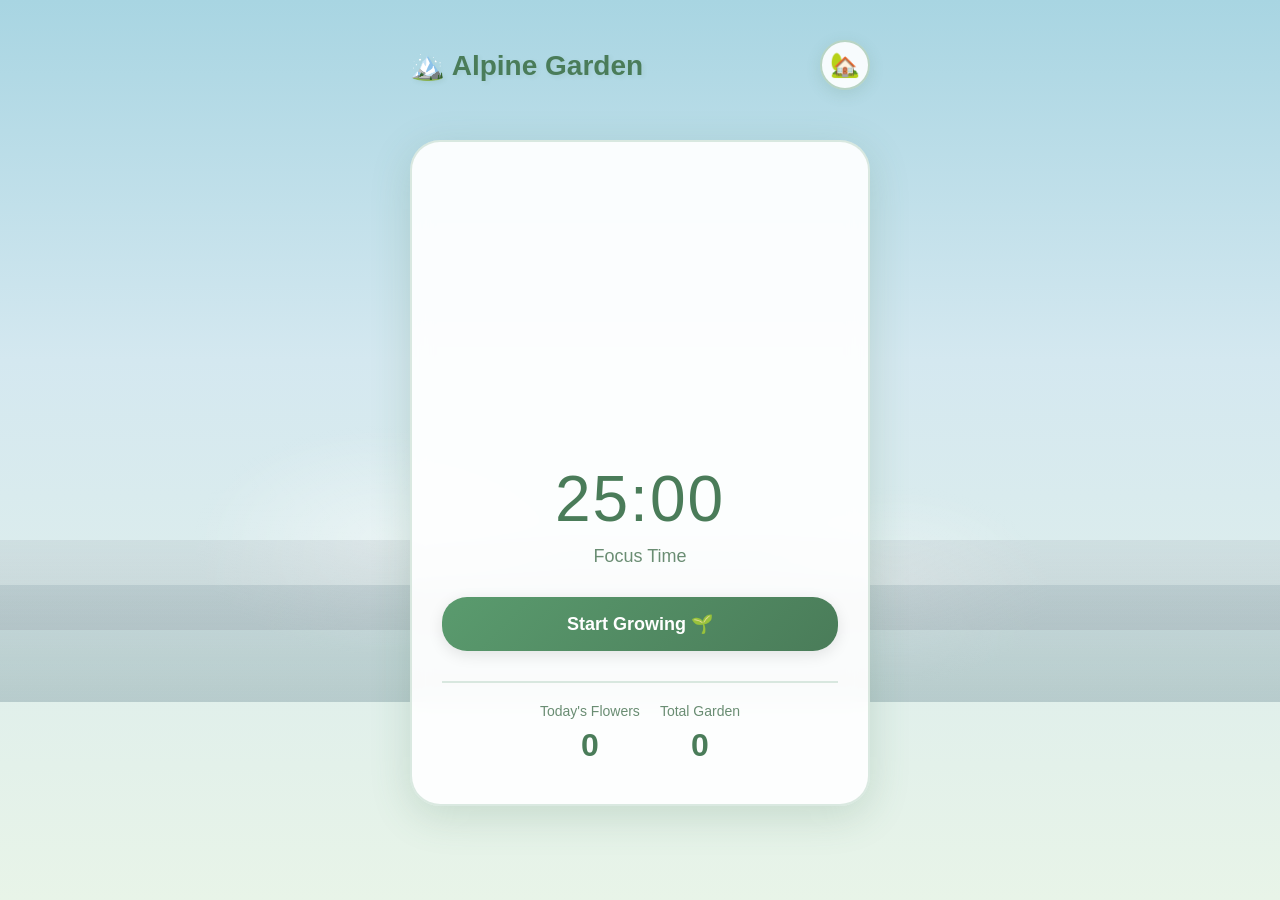
<file: index.html>
<!DOCTYPE html>
<html lang="en">
<head>
    <meta charset="UTF-8">
    <meta name="viewport" content="width=device-width, initial-scale=1.0, maximum-scale=1.0, user-scalable=no">
    <meta name="apple-mobile-web-app-capable" content="yes">
    <meta name="apple-mobile-web-app-status-bar-style" content="default">
    <meta name="apple-mobile-web-app-title" content="Alpine Garden">
    <meta name="theme-color" content="#e8f4f0">
    <title>Alpine Wildflower Garden - Pomodoro Timer</title>
    <link rel="manifest" href="manifest.json">
    <link rel="apple-touch-icon" href="icon-192.png">
    <link rel="icon" type="image/png" href="icon-192.png">
    <link rel="stylesheet" href="styles.css">
</head>
<body>
    <div id="app">
        <!-- Header -->
        <header>
            <h1>🏔️ Alpine Garden</h1>
            <button id="viewToggle" class="icon-btn">🏡</button>
        </header>

        <!-- Main Timer View -->
        <div id="timerView" class="view active">
            <div class="timer-container">
                <div id="currentFlower" class="flower-display"></div>
                
                <div class="timer-display">
                    <div id="timerText">25:00</div>
                    <div id="sessionLabel">Focus Time</div>
                </div>

                <div class="controls">
                    <button id="startBtn" class="primary-btn">Start Growing 🌱</button>
                    <button id="pauseBtn" class="secondary-btn" style="display: none;">Pause</button>
                    <button id="resetBtn" class="secondary-btn" style="display: none;">Reset</button>
                </div>

                <div class="stats">
                    <div class="stat-item">
                        <span class="stat-label">Today's Flowers</span>
                        <span id="todayCount" class="stat-value">0</span>
                    </div>
                    <div class="stat-item">
                        <span class="stat-label">Total Garden</span>
                        <span id="totalCount" class="stat-value">0</span>
                    </div>
                </div>
            </div>
        </div>

        <!-- Garden View -->
        <div id="gardenView" class="view">
            <div class="garden-container">
                <h2>Your Alpine Wildflower Garden 🏔️</h2>
                <div id="gardenGrid" class="garden-grid"></div>
                <div id="emptyGarden" class="empty-state">
                    <p>Your mountain meadow awaits...</p>
                    <p>Complete Pomodoro sessions to grow alpine wildflowers! 🌱</p>
                </div>
            </div>
        </div>
    </div>

    <script src="app.js"></script>
</body>
</html>
</file>
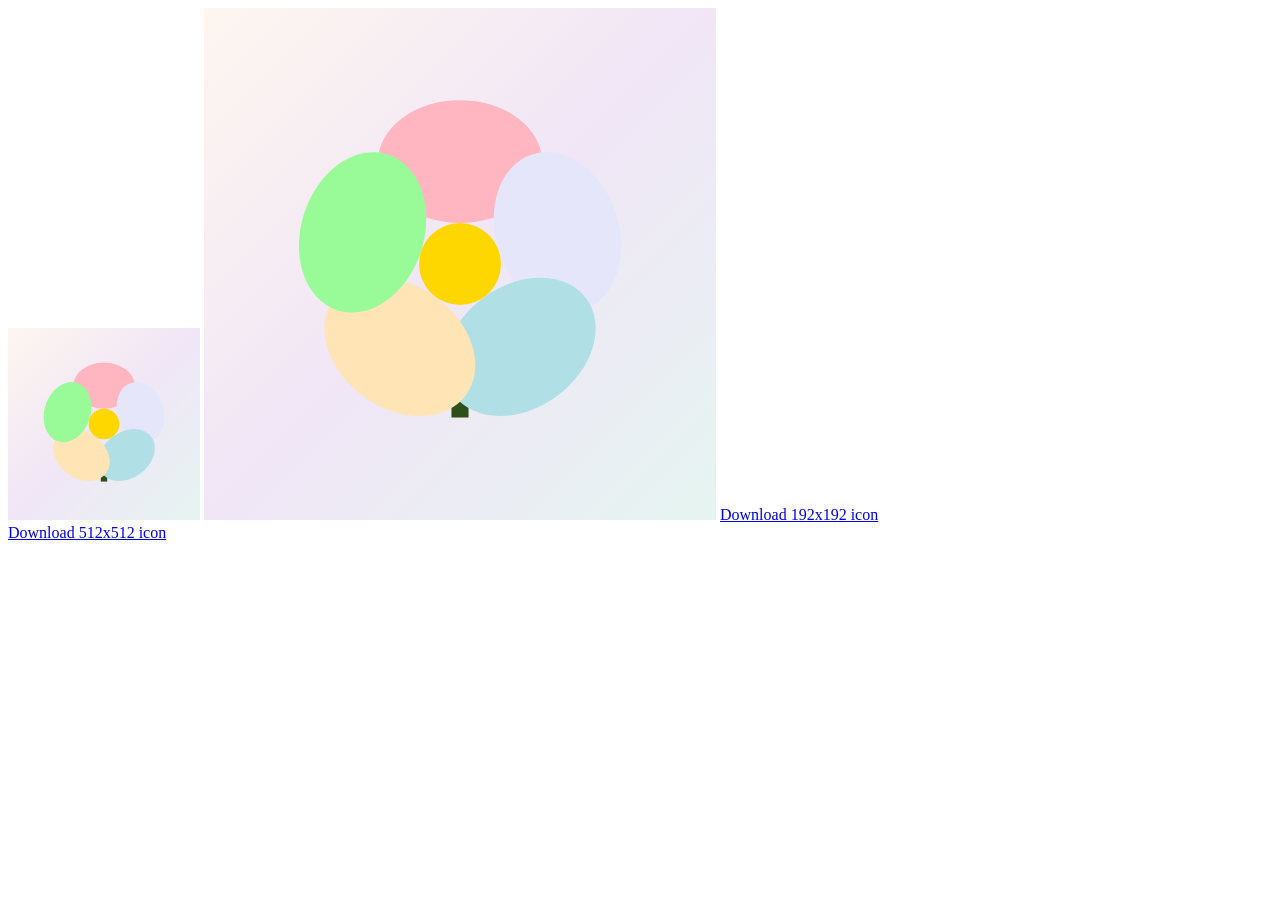
<file: create-icons.html>
<!DOCTYPE html>
<html>
<head><title>Icon Generator</title></head>
<body>
<canvas id="canvas192" width="192" height="192"></canvas>
<canvas id="canvas512" width="512" height="512"></canvas>
<script>
function createIcon(size, canvasId) {
    const canvas = document.getElementById(canvasId);
    const ctx = canvas.getContext('2d');
    
    // Background gradient
    const gradient = ctx.createLinearGradient(0, 0, size, size);
    gradient.addColorStop(0, '#fef6f0');
    gradient.addColorStop(0.5, '#f0e6f6');
    gradient.addColorStop(1, '#e6f4f1');
    ctx.fillStyle = gradient;
    ctx.fillRect(0, 0, size, size);
    
    // Draw a simple flower
    const centerX = size / 2;
    const centerY = size / 2;
    const petalRadius = size / 5;
    
    // Stem
    ctx.strokeStyle = '#2D5016';
    ctx.lineWidth = size / 30;
    ctx.beginPath();
    ctx.moveTo(centerX, centerY + petalRadius);
    ctx.lineTo(centerX, size * 0.8);
    ctx.stroke();
    
    // Leaves
    ctx.fillStyle = '#4A7C3C';
    ctx.beginPath();
    ctx.ellipse(centerX - size / 8, centerY + petalRadius / 2, size / 10, size / 20, 0, 0, Math.PI * 2);
    ctx.fill();
    ctx.beginPath();
    ctx.ellipse(centerX + size / 8, centerY + petalRadius / 2, size / 10, size / 20, 0, 0, Math.PI * 2);
    ctx.fill();
    
    // Petals
    const petalColors = ['#FFB6C1', '#E6E6FA', '#B0E0E6', '#FFE4B5', '#98FB98'];
    for (let i = 0; i < 5; i++) {
        const angle = (Math.PI * 2 * i) / 5 - Math.PI / 2;
        const x = centerX + Math.cos(angle) * petalRadius;
        const y = centerY + Math.sin(angle) * petalRadius;
        
        ctx.fillStyle = petalColors[i];
        ctx.beginPath();
        ctx.ellipse(x, y, petalRadius * 0.6, petalRadius * 0.8, angle, 0, Math.PI * 2);
        ctx.fill();
    }
    
    // Center
    ctx.fillStyle = '#FFD700';
    ctx.beginPath();
    ctx.arc(centerX, centerY, petalRadius * 0.4, 0, Math.PI * 2);
    ctx.fill();
}

createIcon(192, 'canvas192');
createIcon(512, 'canvas512');

// Download links
setTimeout(() => {
    const canvas192 = document.getElementById('canvas192');
    const canvas512 = document.getElementById('canvas512');
    
    canvas192.toBlob(blob => {
        const url = URL.createObjectURL(blob);
        const a = document.createElement('a');
        a.href = url;
        a.download = 'icon-192.png';
        a.textContent = 'Download 192x192 icon';
        document.body.appendChild(a);
        document.body.appendChild(document.createElement('br'));
    });
    
    canvas512.toBlob(blob => {
        const url = URL.createObjectURL(blob);
        const a = document.createElement('a');
        a.href = url;
        a.download = 'icon-512.png';
        a.textContent = 'Download 512x512 icon';
        document.body.appendChild(a);
    });
}, 100);
</script>
</body>
</html>
</file>
<file: styles.css>
* {
    margin: 0;
    padding: 0;
    box-sizing: border-box;
}

body {
    font-family: -apple-system, BlinkMacSystemFont, 'Segoe UI', Roboto, 'Helvetica Neue', Arial, sans-serif;
    background: linear-gradient(to bottom, #a8d5e2 0%, #d4e8f0 40%, #e8f4e8 100%);
    min-height: 100vh;
    overflow-x: hidden;
    position: relative;
}

/* Mountain background effect */
body::before {
    content: '';
    position: fixed;
    top: 0;
    left: 0;
    right: 0;
    bottom: 0;
    background: 
        /* Distant mountains */
        linear-gradient(to bottom, 
            transparent 0%, 
            transparent 60%,
            rgba(139, 148, 158, 0.15) 60%,
            rgba(139, 148, 158, 0.25) 70%,
            transparent 70%
        ),
        /* Closer mountains */
        linear-gradient(to bottom, 
            transparent 0%, 
            transparent 65%,
            rgba(106, 137, 147, 0.2) 65%,
            rgba(106, 137, 147, 0.35) 78%,
            transparent 78%
        ),
        /* Snow-capped peaks */
        radial-gradient(ellipse at 30% 60%, rgba(255, 255, 255, 0.4) 0%, transparent 15%),
        radial-gradient(ellipse at 70% 65%, rgba(255, 255, 255, 0.3) 0%, transparent 12%);
    pointer-events: none;
    z-index: 0;
}

#app {
    position: relative;
    z-index: 1;
    max-width: 500px;
    margin: 0 auto;
    min-height: 100vh;
    padding: 20px;
}

header {
    display: flex;
    justify-content: space-between;
    align-items: center;
    padding: 20px 0;
    margin-bottom: 30px;
}

h1 {
    font-size: 28px;
    color: #4a7c59;
    font-weight: 600;
    text-shadow: 2px 2px 4px rgba(74, 124, 89, 0.1);
}

h2 {
    text-align: center;
    color: #4a7c59;
    margin-bottom: 30px;
    font-size: 24px;
}

.icon-btn {
    background: rgba(255, 255, 255, 0.9);
    border: 2px solid #b8d4c4;
    border-radius: 50%;
    width: 50px;
    height: 50px;
    font-size: 24px;
    cursor: pointer;
    transition: all 0.3s ease;
    box-shadow: 0 4px 15px rgba(74, 124, 89, 0.15);
}

.icon-btn:hover {
    transform: scale(1.1);
    box-shadow: 0 6px 20px rgba(74, 124, 89, 0.25);
}

.view {
    display: none;
}

.view.active {
    display: block;
    animation: fadeIn 0.5s ease;
}

@keyframes fadeIn {
    from {
        opacity: 0;
        transform: translateY(10px);
    }
    to {
        opacity: 1;
        transform: translateY(0);
    }
}

.timer-container {
    background: rgba(255, 255, 255, 0.92);
    border-radius: 30px;
    padding: 40px 30px;
    box-shadow: 0 10px 40px rgba(74, 124, 89, 0.2);
    backdrop-filter: blur(10px);
    border: 2px solid rgba(184, 212, 196, 0.5);
}

.flower-display {
    min-height: 250px;
    display: flex;
    align-items: center;
    justify-content: center;
    margin-bottom: 30px;
    position: relative;
}

.timer-display {
    text-align: center;
    margin-bottom: 30px;
}

#timerText {
    font-size: 64px;
    font-weight: 300;
    color: #4a7c59;
    letter-spacing: 2px;
    font-variant-numeric: tabular-nums;
}

#sessionLabel {
    font-size: 18px;
    color: #6a8d73;
    margin-top: 10px;
    font-weight: 500;
}

.controls {
    display: flex;
    gap: 15px;
    justify-content: center;
    flex-wrap: wrap;
    margin-bottom: 30px;
}

.primary-btn, .secondary-btn {
    padding: 16px 32px;
    font-size: 18px;
    border: none;
    border-radius: 25px;
    cursor: pointer;
    transition: all 0.3s ease;
    font-weight: 600;
    box-shadow: 0 4px 15px rgba(0, 0, 0, 0.1);
}

.primary-btn {
    background: linear-gradient(135deg, #5a9b6e 0%, #4a7c59 100%);
    color: white;
    flex: 1;
    min-width: 200px;
}

.primary-btn:hover {
    transform: translateY(-2px);
    box-shadow: 0 6px 20px rgba(74, 124, 89, 0.4);
}

.primary-btn:active {
    transform: translateY(0);
}

.secondary-btn {
    background: rgba(255, 255, 255, 0.95);
    color: #4a7c59;
    border: 2px solid #b8d4c4;
    padding: 14px 28px;
}

.secondary-btn:hover {
    background: white;
    border-color: #5a9b6e;
}

.stats {
    display: flex;
    gap: 20px;
    justify-content: center;
    padding-top: 20px;
    border-top: 2px solid rgba(184, 212, 196, 0.5);
}

.stat-item {
    display: flex;
    flex-direction: column;
    align-items: center;
    gap: 8px;
}

.stat-label {
    font-size: 14px;
    color: #6a8d73;
    font-weight: 500;
}

.stat-value {
    font-size: 32px;
    font-weight: 700;
    color: #4a7c59;
}

/* Garden View */
.garden-container {
    background: rgba(255, 255, 255, 0.85);
    border-radius: 30px;
    padding: 40px 30px;
    box-shadow: 0 10px 40px rgba(74, 124, 89, 0.2);
    backdrop-filter: blur(10px);
    border: 2px solid rgba(184, 212, 196, 0.5);
    min-height: 500px;
    position: relative;
    overflow: hidden;
}

/* Mountain backdrop in garden */
.garden-container::before {
    content: '';
    position: absolute;
    bottom: 0;
    left: 0;
    right: 0;
    height: 200px;
    background: 
        /* Front mountain range */
        linear-gradient(to top right, 
            transparent 0%, 
            transparent 40%,
            rgba(106, 137, 147, 0.15) 40%,
            rgba(106, 137, 147, 0.25) 60%,
            transparent 60%
        ),
        linear-gradient(to top left, 
            transparent 0%, 
            transparent 35%,
            rgba(106, 137, 147, 0.12) 35%,
            rgba(106, 137, 147, 0.22) 55%,
            transparent 55%
        ),
        /* Snow caps */
        radial-gradient(ellipse at 25% 40%, rgba(255, 255, 255, 0.5) 0%, transparent 8%),
        radial-gradient(ellipse at 75% 45%, rgba(255, 255, 255, 0.4) 0%, transparent 6%),
        /* Distant blue mountains */
        linear-gradient(to bottom,
            transparent 0%,
            transparent 30%,
            rgba(139, 148, 158, 0.1) 30%,
            rgba(139, 148, 158, 0.15) 50%,
            transparent 50%
        );
    pointer-events: none;
    z-index: 0;
}

.garden-container > * {
    position: relative;
    z-index: 1;
}

.garden-grid {
    display: grid;
    grid-template-columns: repeat(auto-fill, minmax(120px, 1fr));
    gap: 20px;
    margin-top: 20px;
}

.garden-flower {
    aspect-ratio: 1;
    display: flex;
    align-items: center;
    justify-content: center;
    background: rgba(255, 255, 255, 0.7);
    border-radius: 20px;
    border: 2px solid rgba(184, 212, 196, 0.6);
    cursor: pointer;
    transition: all 0.3s ease;
    position: relative;
    overflow: hidden;
}

.garden-flower:hover {
    transform: scale(1.05);
    box-shadow: 0 8px 25px rgba(74, 124, 89, 0.3);
    border-color: #5a9b6e;
}

.garden-flower .flower-date {
    position: absolute;
    bottom: 5px;
    left: 0;
    right: 0;
    text-align: center;
    font-size: 10px;
    color: #6a8d73;
    background: rgba(255, 255, 255, 0.9);
    padding: 2px;
}

.empty-state {
    text-align: center;
    padding: 60px 20px;
    color: #6a8d73;
}

.empty-state p {
    font-size: 18px;
    margin-bottom: 10px;
}

/* Flower SVG Styles */
.flower-svg {
    width: 100%;
    height: 100%;
    max-width: 200px;
    max-height: 200px;
}

.flower-petal {
    animation: petalGrow 0.6s ease-out forwards;
    transform-origin: center;
}

.flower-stem {
    animation: stemGrow 0.8s ease-out forwards;
}

.flower-leaf {
    animation: leafGrow 0.5s ease-out forwards;
}

@keyframes petalGrow {
    from {
        transform: scale(0);
        opacity: 0;
    }
    to {
        transform: scale(1);
        opacity: 1;
    }
}

@keyframes stemGrow {
    from {
        transform: scaleY(0);
        opacity: 0;
    }
    to {
        transform: scaleY(1);
        opacity: 1;
    }
}

@keyframes leafGrow {
    from {
        transform: scale(0) rotate(-20deg);
        opacity: 0;
    }
    to {
        transform: scale(1) rotate(0deg);
        opacity: 1;
    }
}

/* Celebration animation */
@keyframes celebrate {
    0%, 100% {
        transform: scale(1);
    }
    50% {
        transform: scale(1.1);
    }
}

.celebrating {
    animation: celebrate 0.5s ease-in-out 3;
}

/* Responsive */
@media (max-width: 480px) {
    #app {
        padding: 15px;
    }

    h1 {
        font-size: 24px;
    }

    #timerText {
        font-size: 48px;
    }

    .timer-container, .garden-container {
        padding: 30px 20px;
    }

    .garden-grid {
        grid-template-columns: repeat(auto-fill, minmax(100px, 1fr));
        gap: 15px;
    }
}

/* iOS specific fixes */
@supports (-webkit-touch-callout: none) {
    body {
        min-height: -webkit-fill-available;
    }
}
</file>
